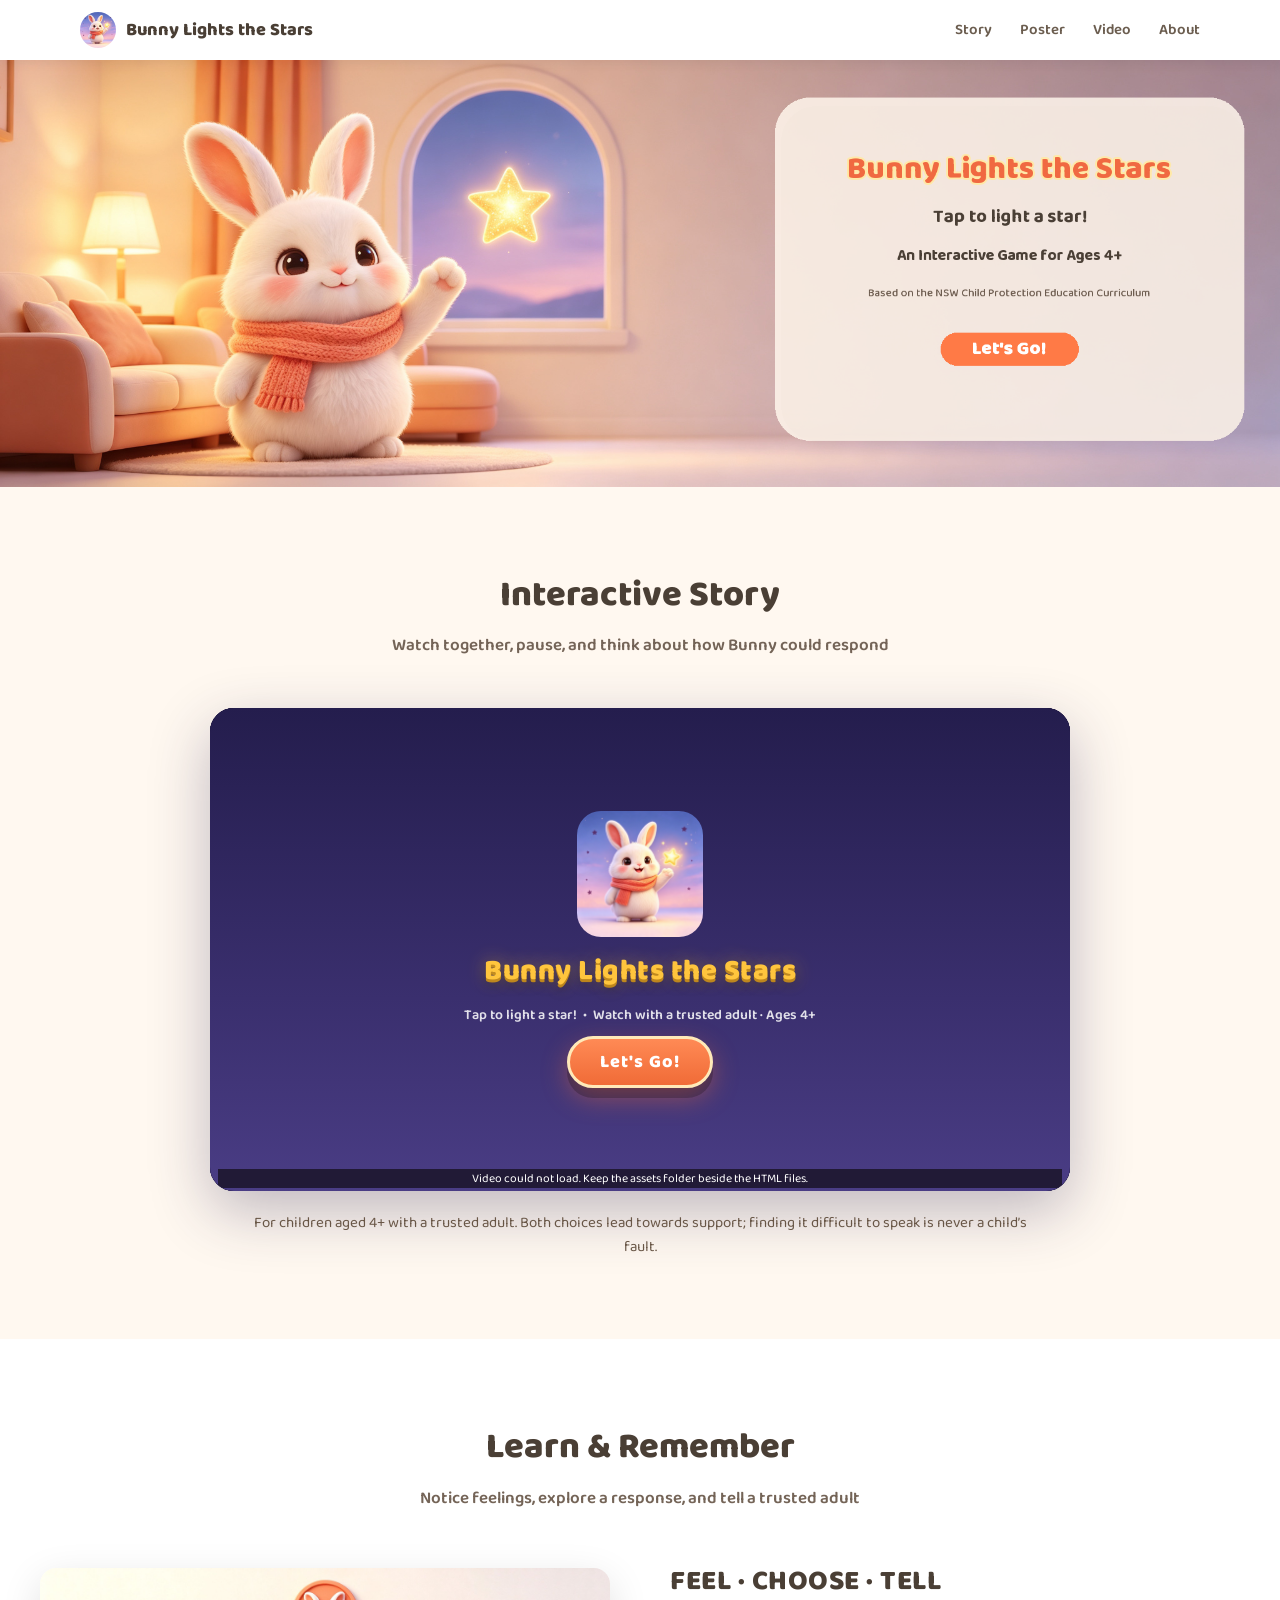
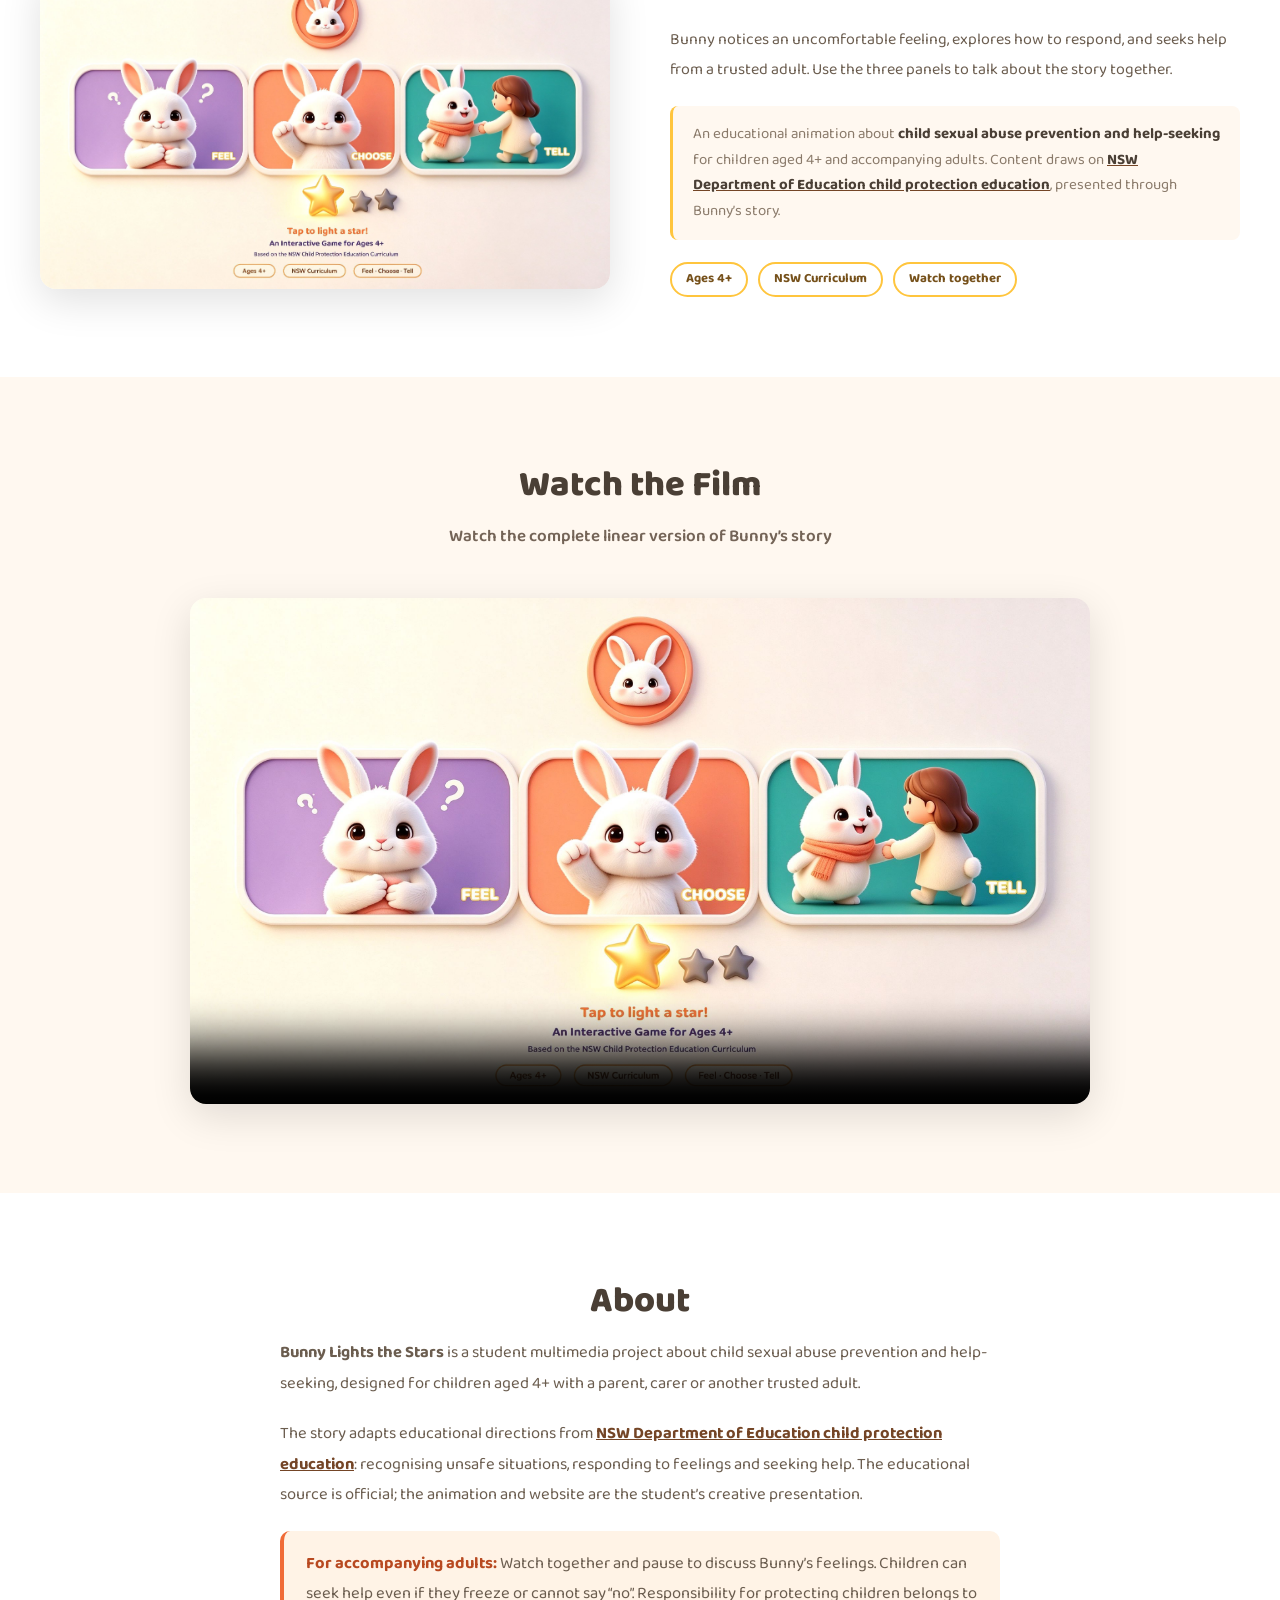
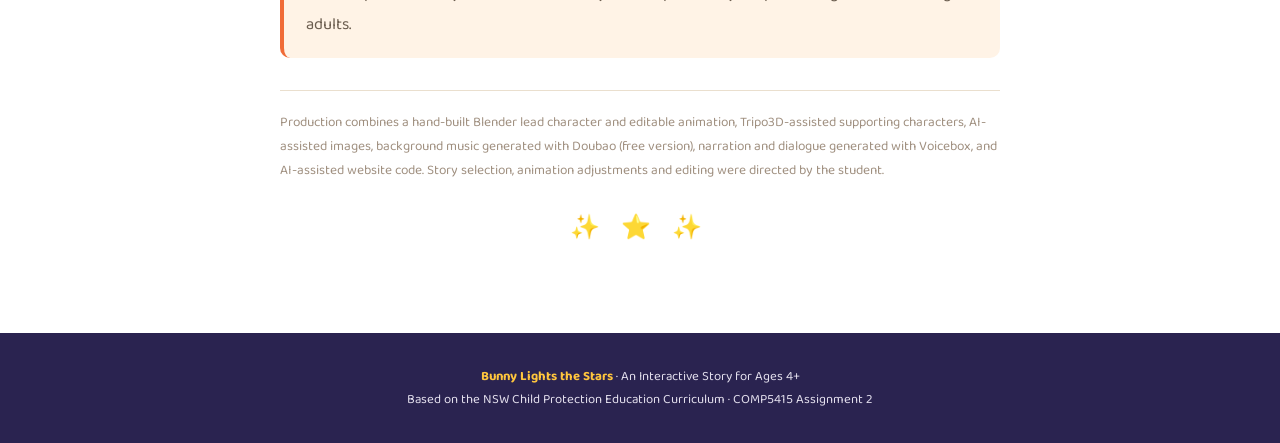
<file: index.html>
<!DOCTYPE html>
<html lang="en">
<head>
<meta charset="UTF-8">
<meta name="viewport" content="width=device-width, initial-scale=1.0">
<title>Bunny Lights the Stars</title>
<link rel="preconnect" href="https://fonts.googleapis.com">
<link rel="preconnect" href="https://fonts.gstatic.com" crossorigin>
<link href="https://fonts.googleapis.com/css2?family=Baloo+2:wght@400;600;700;800&display=swap" rel="stylesheet">
<link rel="stylesheet" href="style.css">
</head>
<body>
<a class="skip-link" href="#story">Skip to story</a>

<nav id="nav">
  <div class="nav-inner">
    <div class="brand">
      <img src="assets/logo_clean.png" alt="Bunny Lights the Stars logo" class="nav-logo">
      <span class="brand-name">Bunny Lights the Stars</span>
    </div>
    <button class="menu-btn" id="menuBtn" aria-label="Open navigation" aria-expanded="false" aria-controls="navLinks">☰</button>
    <ul class="nav-links" id="navLinks">
      <li><a href="#story">Story</a></li>
      <li><a href="#poster">Poster</a></li>
      <li><a href="#video">Video</a></li>
      <li><a href="#about">About</a></li>
    </ul>
  </div>
</nav>

<header class="hero" id="hero">
  <img src="assets/banner.png" alt="Bunny Lights the Stars banner" class="hero-img">
  <a class="hero-entry" href="#story" aria-label="Start the interactive story"><span class="hero-entry-label">Let's Go!</span></a>
</header>

<section id="story" class="section">
  <h2 class="section-title">Interactive Story</h2>
  <p class="section-sub">Watch together, pause, and think about how Bunny could respond</p>
  <div class="frame-wrap">
    <iframe title="Bunny Lights the Stars interactive story" src="interactive.html" class="story-frame" allow="autoplay; fullscreen" allowfullscreen></iframe>
  </div>
  <p class="story-note">For children aged 4+ with a trusted adult. Both choices lead towards support; finding it difficult to speak is never a child’s fault.</p>
</section>

<section id="poster" class="section section-alt">
  <h2 class="section-title">Learn &amp; Remember</h2>
  <p class="section-sub">Notice feelings, explore a response, and tell a trusted adult</p>
  <div class="split">
    <div class="poster-img-wrap">
      <img src="assets/poster.png" alt="Bunny Lights the Stars poster showing FEEL CHOOSE TELL" class="poster-img">
    </div>
    <div class="poster-text">
      <h3>FEEL · CHOOSE · TELL</h3>
      <p>Bunny notices an uncomfortable feeling, explores how to respond, and seeks help from a trusted adult. Use the three panels to talk about the story together.</p>
      <p class="source-note">An educational animation about <strong>child sexual abuse prevention and help-seeking</strong> for children aged 4+ and accompanying adults. Content draws on <a href="https://education.nsw.gov.au/teaching-and-learning/curriculum/pdhpe/child-protection-and-respectful-relationships-education/the-importance-of-child-protection-education" target="_blank" rel="noopener"><strong>NSW Department of Education child protection education</strong></a>, presented through Bunny’s story.</p>
      <div class="tags">
        <span class="tag">Ages 4+</span>
        <span class="tag">NSW Curriculum</span>
        <span class="tag">Watch together</span>
      </div>
    </div>
  </div>
</section>

<section id="video" class="section">
  <h2 class="section-title">Watch the Film</h2>
  <p class="section-sub">Watch the complete linear version of Bunny’s story</p>
  <div class="video-wrap">
    <video controls preload="metadata" poster="assets/poster.png">
      <source src="assets/final_video.mp4" type="video/mp4">
      Your browser does not support the video tag.
    </video>
  </div>
</section>

<section id="about" class="section section-alt">
  <div class="about-inner">
    <h2 class="section-title">About</h2>
    <p><strong>Bunny Lights the Stars</strong> is a student multimedia project about child sexual abuse prevention and help-seeking, designed for children aged 4+ with a parent, carer or another trusted adult.</p>
    <p>The story adapts educational directions from <a href="https://education.nsw.gov.au/teaching-and-learning/curriculum/pdhpe/child-protection-and-respectful-relationships-education/the-importance-of-child-protection-education" target="_blank" rel="noopener"><strong>NSW Department of Education child protection education</strong></a>: recognising unsafe situations, responding to feelings and seeking help. The educational source is official; the animation and website are the student’s creative presentation.</p>
    <p class="adult-note"><strong>For accompanying adults:</strong> Watch together and pause to discuss Bunny’s feelings. Children can seek help even if they freeze or cannot say “no”. Responsibility for protecting children belongs to adults.</p>
    <p class="credits">Production combines a hand-built Blender lead character and editable animation, Tripo3D-assisted supporting characters, AI-assisted images, background music generated with Doubao (free version), narration and dialogue generated with Voicebox, and AI-assisted website code. Story selection, animation adjustments and editing were directed by the student.</p>
    <div class="about-stars">✨ ⭐ ✨</div>
  </div>
</section>

<footer>
  <div class="footer-inner">
    <b>Bunny Lights the Stars</b> · An Interactive Story for Ages 4+<br>
    Based on the NSW Child Protection Education Curriculum · COMP5415 Assignment 2
  </div>
</footer>

<script src="script.js"></script>
</body>
</html>
</file>
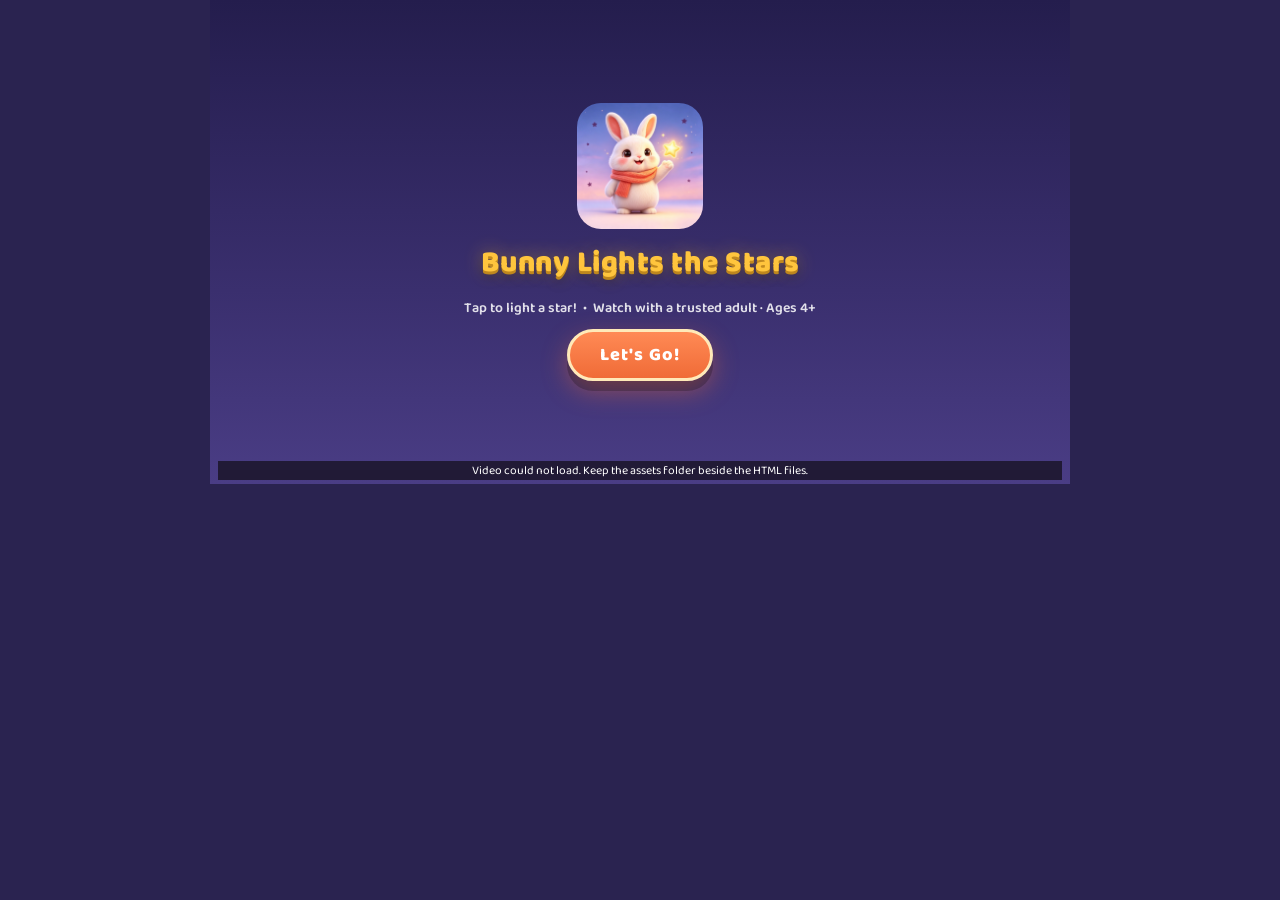
<file: interactive.html>
<!DOCTYPE html>
<html lang="en">
<head>
<meta charset="UTF-8">
<meta name="viewport" content="width=device-width, initial-scale=1.0">
<title>Bunny Lights the Stars — Interactive Story</title>
<link rel="preconnect" href="https://fonts.googleapis.com">
<link rel="preconnect" href="https://fonts.gstatic.com" crossorigin>
<link href="https://fonts.googleapis.com/css2?family=Baloo+2:wght@400;600;700;800&display=swap" rel="stylesheet">
<style>
  * { margin:0; padding:0; box-sizing:border-box; -webkit-tap-highlight-color:transparent; }
  html,body { background:#2a2350; font-family:'Baloo 2','Comic Sans MS','Arial Rounded MT Bold',sans-serif; }
  #wrap { max-width:860px; margin:0 auto; position:relative; background:#2a2350; overflow:hidden; }
  /* stage fills width, 16:9 landscape; top bar overlays on top of video */
  #stage { position:relative; width:100%; aspect-ratio:16/9; background:#1c1638; }
  #stage video { position:absolute; inset:0; width:100%; height:100%; object-fit:cover; }
  /* top bar overlays video */
  #topbar { position:absolute; top:0; left:0; right:0; z-index:20; display:flex; align-items:center; justify-content:space-between; padding:12px 16px; background:linear-gradient(180deg, rgba(20,14,45,.55) 0%, rgba(20,14,45,0) 100%); pointer-events:none; }
  #topbar .mini { display:flex; align-items:center; gap:6px; color:#fff; font-weight:700; font-size:13px; letter-spacing:.3px; text-shadow:0 1px 3px rgba(0,0,0,.5); }
  #topbar .mini img { width:26px; height:26px; border-radius:50%; background:#fff; object-fit:cover; }
  #stars { display:flex; gap:6px; }
  #stars .st { font-size:20px; line-height:1; color:rgba(255,255,255,.22); filter:grayscale(1) brightness(.7); transition:all .5s ease; }
  #stars .st.on { color:#ffc53d; filter:none; text-shadow:0 0 14px rgba(255,197,61,.9),0 0 30px rgba(255,197,61,.5); transform:scale(1.12); }
  /* choice: invisible click zones over baked-in buttons */
  #choice { position:absolute; inset:0; z-index:12; display:none; }
  #choice.show { display:block; }
  #choice .btns { position:absolute; inset:0; }
  #choice .btn { position:absolute; top:79%; width:38.4%; height:18.6%; padding:0; border:0; cursor:pointer; background:transparent; border-radius:clamp(8px,2.5vw,24px); }
  #choice #btnNo { left:6.5%; }
  #choice #btnQuiet { left:55.5%; }
  #choice .btn:hover { outline:2px solid rgba(255,255,255,.7); outline-offset:1px; }
  #choice .btn:focus-visible { outline:3px solid white;outline-offset:3px; }
  #choice .btn:active { background:rgba(255,255,255,.12); }
  /* start overlay */
  #start { position:absolute; inset:0; z-index:30; display:flex; flex-direction:column; align-items:center; justify-content:center; gap:14px; background:linear-gradient(180deg,#241d4d 0%, #3a2f6e 60%, #4a3d85 100%); padding:30px; text-align:center; transition:opacity .6s ease; }
  #start.hide { opacity:0; pointer-events:none; }
  #start img.logo { width:36%; max-width:200px; border-radius:24px; box-shadow:0 16px 40px rgba(0,0,0,.35); animation:float 3.2s ease-in-out infinite; }
  @keyframes float { 0%,100%{transform:translateY(0)} 50%{transform:translateY(-9px)} }
  #start h1 { font-size:clamp(22px,4vw,32px); font-weight:800; color:#ffc53d; text-shadow:0 0 18px rgba(255,197,61,.45), 0 3px 0 #b8821d, 0 5px 12px rgba(0,0,0,.4); letter-spacing:.5px; }
  #start p { font-size:14px; font-weight:600; color:rgba(255,255,255,.85); }
  #goBtn { font-family:inherit; font-weight:800; font-size:clamp(18px,2.8vw,24px); letter-spacing:1px; color:#fff; background:linear-gradient(180deg,#ff8a55,#f06b37); border:3px solid #ffe9b8; border-radius:40px; padding:14px 46px; cursor:pointer; box-shadow:0 10px 0 rgba(0,0,0,.22), 0 10px 26px rgba(240,107,55,.45); transition:transform .12s ease; }
  #goBtn:active { transform:translateY(5px); box-shadow:0 5px 0 rgba(0,0,0,.22); }
  /* end overlay */
  #end { position:absolute; inset:0; z-index:14; display:none; flex-direction:column; align-items:center; justify-content:center; text-align:center; padding:30px; background:linear-gradient(180deg, rgba(20,14,45,.55) 0%, rgba(20,14,45,.85) 100%); }
  #end.show { display:flex; animation:fadeIn .8s ease; }
  @keyframes fadeIn { from{opacity:0} to{opacity:1} }
  #end h1 { font-size:clamp(22px,4vw,32px); font-weight:800; color:#ffc53d; text-shadow:0 0 16px rgba(255,197,61,.5), 0 3px 0 #b8821d; letter-spacing:.5px; }
  #end .tag { font-size:clamp(14px,2.2vw,18px); font-weight:700; color:#fff; }
  #end .stars { display:flex; gap:14px; margin:10px 0; }
  #end .stars .st { font-size:clamp(28px,5vw,44px); color:rgba(255,255,255,.18); filter:grayscale(1) brightness(.6); transition:all .5s ease; }
  #end .stars .st.on { color:#ffc53d; filter:none; text-shadow:0 0 18px rgba(255,197,61,.95),0 0 36px rgba(255,197,61,.55); transform:scale(1.15); }
  #end .meta { font-size:13.5px; font-weight:600; color:rgba(255,255,255,.82); }
  #end .src { font-size:11px; font-weight:600; color:rgba(255,255,255,.55); max-width:320px; line-height:1.5; margin-top:4px; }
  #again { font-family:inherit; font-weight:800; font-size:16px; color:#fff; background:linear-gradient(180deg,#ff8a55,#f06b37); border:3px solid #ffe9b8; border-radius:30px; padding:11px 28px; cursor:pointer; margin-top:10px; box-shadow:0 6px 0 rgba(0,0,0,.22); }
  #again:active { transform:translateY(3px); box-shadow:0 3px 0 rgba(0,0,0,.22); }

  button:focus-visible { outline:3px solid #fff;outline-offset:3px; }
  #topbar { pointer-events:none;padding:8px 12px; }
  #topbar .mini { font-size:11px; } #stars { margin-right:110px; }
  #start { gap:10px;padding:18px; } #start img.logo { width:auto;height:30%;max-height:126px;box-shadow:none;animation:none; }
  #start h1 { font-size:clamp(18px,3.4vw,30px); } #start p { font-size:clamp(11px,1.8vw,14px); }
  #goBtn { font-size:18px;padding:9px 30px;min-height:40px; }
  #end { gap:5px;padding:15px; } #end h1 { font-size:clamp(18px,3.4vw,30px); }
  #end .tag { font-size:clamp(11px,1.9vw,16px); } #end .stars { margin:3px 0; }
  #end .meta { font-size:11px; } #end .src { font-size:10px;margin:0; }
  #again { font-size:14px;padding:7px 20px;margin-top:5px;min-height:36px; }
  #controls { position:absolute;top:6px;right:8px;z-index:22;display:none;gap:4px; }
  #controls.show { display:flex; }
  #controls button { background:#201936e6;color:white;border:1px solid #aaa1bb;border-radius:6px;width:32px;height:32px;font-size:14px;cursor:pointer; }
  #status { position:absolute;bottom:4px;left:8px;right:8px;z-index:40;color:white;background:#211a36;font-size:12px;text-align:center; }
  #status:empty { display:none; }
  @media(max-width:500px) {
    #start { padding:10px;gap:6px; } #start img.logo { display:none; }
    #start h1 { font-size:18px; } #start p { font-size:10px;line-height:1.4; } #goBtn { font-size:15px;padding:6px 20px;min-height:36px; }
    #topbar .mini span { display:none; } #topbar .mini img { width:22px;height:22px; }
    #stars .st { font-size:16px; } #end { gap:3px;padding:8px; }
    #end h1 { font-size:17px; } #end .stars .st { font-size:22px; } #end .src { font-size:9px;line-height:1.2; }
    #end .meta { font-size:10px; } #again { font-size:12px;padding:5px 14px;min-height:32px;margin-top:3px; }
  }
  @media(prefers-reduced-motion:reduce) { * {animation:none!important;transition:none!important;} }

#start.hide { display:none; }
@media(max-width:360px) { #end .stars,#end .src { display:none; } #end h1 { font-size:15px;line-height:1.2; } #end .tag { font-size:10px;line-height:1.3; } #end .meta { font-size:9px; } }
</style>
</head>
<body>
<div id="wrap">
  <div id="stage">
    <video id="player" playsinline preload="auto" src="assets/final_video.mp4"></video>

    <div id="topbar">
      <div class="mini"><img src="assets/logo_clean.png" alt=""><span>Bunny Lights the Stars</span></div>
      <div id="stars">
        <span class="st" data-i="1">⭐</span>
        <span class="st" data-i="2">⭐</span>
        <span class="st" data-i="3">⭐</span>
      </div>
    </div>

    <div id="controls" aria-label="Playback controls"><button id="pauseBtn" aria-label="Pause story">Ⅱ</button><button id="muteBtn" aria-label="Mute story">♪</button><button id="fullBtn" aria-label="Full screen">⛶</button></div>
    <div id="status" role="status" aria-live="polite"></div>
    <div id="choice" role="group" aria-label="How could Bunny respond?">
      <div class="btns">
        <button class="btn" id="btnNo" aria-label="Say No"></button>
        <button class="btn" id="btnQuiet" aria-label="Stay Quiet"></button>
      </div>
    </div>

    <div id="end">
      <h1>Bunny Lights the Stars</h1>
      <div class="tag">You can always tell a trusted adult.</div>
      <div class="stars">
        <span class="st">⭐</span><span class="st">⭐</span><span class="st">⭐</span>
      </div>
      <div class="meta">Watch with a trusted adult · Ages 4+</div>
      <div class="src">Based on the NSW Child Protection Education Curriculum</div>
      <button id="again">Watch Again</button>
    </div>

    <div id="start">
      <img class="logo" src="assets/logo_clean.png" alt="Bunny Lights the Stars">
      <h1>Bunny Lights the Stars</h1>
      <p>Tap to light a star! &nbsp;•&nbsp; Watch with a trusted adult · Ages 4+</p>
      <button id="goBtn">Let's Go!</button>
    </div>
  </div>
</div>

<script>
(function(){
  var player = document.getElementById('player');
  var start = document.getElementById('start');
  var choice = document.getElementById('choice');
  var endCard = document.getElementById('end');
  var starEls = [].slice.call(document.querySelectorAll('#stars .st'));
  var endStars = [].slice.call(document.querySelectorAll('#end .stars .st'));
  var againBtn = document.getElementById('again');

  // Timestamps in the video
  var CHOICE_AT = 33.6;      // choice screen appears
  var NO_VOICE_AT = 41.0;    // "no I don't want this" voice starts
  var TELL_AT = 43.9;        // "tell a grown up" scene starts
  var skipNoVoice = false;   // for Quiet branch: skip the "no I don't want this" voice

  var choiceHandled = false;
  var ended = false;
  var branch = null;

  var controls=document.getElementById('controls');
  var pauseBtn=document.getElementById('pauseBtn'), muteBtn=document.getElementById('muteBtn');
  var status=document.getElementById('status');
  function play(){status.textContent='';return player.play().catch(function(){status.textContent='Press Play to continue.';controls.classList.add('show');});}
  pauseBtn.addEventListener('click',function(){if(player.paused)play();else player.pause();});
  player.addEventListener('play',function(){pauseBtn.textContent='Ⅱ';pauseBtn.setAttribute('aria-label','Pause story');});
  player.addEventListener('pause',function(){pauseBtn.textContent='▶';pauseBtn.setAttribute('aria-label','Play story');});
  muteBtn.addEventListener('click',function(){player.muted=!player.muted;muteBtn.textContent=player.muted?'×':'♪';muteBtn.setAttribute('aria-label',player.muted?'Unmute story':'Mute story');});
  if(!document.fullscreenEnabled){document.getElementById('fullBtn').hidden=true;}
  document.getElementById('fullBtn').addEventListener('click',function(){
    var stage=document.getElementById('stage');
    var request=document.fullscreenElement?document.exitFullscreen():stage.requestFullscreen?stage.requestFullscreen():Promise.reject();
    if(request&&request.catch)request.catch(function(){status.textContent='Full screen is unavailable in this browser.';});
  });
  player.addEventListener('error',function(){status.textContent='Video could not load. Keep the assets folder beside the HTML files.';});
  function lightStar(i){
    starEls[i-1].classList.add('on');
    endStars[i-1].classList.add('on');
  }

  function reset(){
    choiceHandled = false;
    ended = false;
    branch = null;
    skipNoVoice = false;
    endCard.classList.remove('show');
    choice.classList.remove('show');
    starEls.forEach(function(s){ s.classList.remove('on'); });
    endStars.forEach(function(s){ s.classList.remove('on'); });
    player.currentTime = 0;
    player.pause();
  }

  player.addEventListener('timeupdate', function(){
    if(ended) return;
    // Light star 1 early
    if(player.currentTime > 2 && !starEls[0].classList.contains('on')){
      lightStar(1);
    }
    // Pause at choice point
    if(!choiceHandled && player.currentTime >= CHOICE_AT){
      player.pause();
      choiceHandled = true;
      choice.classList.add('show');
      controls.classList.remove('show');
      document.getElementById('btnNo').focus({preventScroll:true});
      lightStar(2);
    }
    // Quiet branch: skip past the "no I don't want this" voice
    if(skipNoVoice && player.currentTime >= NO_VOICE_AT && player.currentTime < TELL_AT){
      player.currentTime = TELL_AT;
    }
  });

  player.addEventListener('ended', function(){
    ended = true;
    lightStar(3);
    endCard.classList.add('show');
    controls.classList.remove('show');
    againBtn.focus({preventScroll:true});
  });

  function chooseNo(){
    branch = 'no';
    skipNoVoice = false;
    choice.classList.remove('show');
    controls.classList.add('show');
    // Skip the "yes say it" encouragement, jump straight to "no I don't want this"
    player.currentTime = NO_VOICE_AT;
    play();
  }

  function chooseQuiet(){
    branch = 'quiet';
    skipNoVoice = true;
    choice.classList.remove('show');
    controls.classList.add('show');
    // Continue from after choice screen, play encouragement, skip "no I don't want this"
    play();
  }

  document.getElementById('btnNo').addEventListener('click', chooseNo);
  document.getElementById('btnQuiet').addEventListener('click', chooseQuiet);

  document.getElementById('goBtn').addEventListener('click', function(){
    start.classList.add('hide');
    controls.classList.add('show');
    play();
  });

  againBtn.addEventListener('click', function(){
    reset();
    controls.classList.add('show');
    play();
  });
})();
</script>
</body>
</html>
</file>
<file: style.css>
* { margin:0; padding:0; box-sizing:border-box; }
html { scroll-behavior:smooth; }
body { font-family:'Baloo 2','Comic Sans MS',sans-serif; background:#FFF8F0; color:#4a3f35; line-height:1.6; }

/* nav */
nav { position:sticky; top:0; z-index:100; background:#fff; box-shadow:0 2px 12px rgba(0,0,0,.06); }
.nav-inner { max-width:1200px; margin:0 auto; display:flex; align-items:center; justify-content:space-between; padding:12px 40px; }
.brand { display:flex; align-items:center; gap:10px; }
.nav-logo { width:36px; height:36px; border-radius:50%; object-fit:cover; }
.brand-name { font-weight:800; font-size:18px; color:#4a3f35; }
.nav-links { display:flex; gap:28px; list-style:none; }
.nav-links a { text-decoration:none; color:#6b5d4f; font-weight:600; font-size:15px; transition:color .2s; }
.nav-links a:hover { color:#f06b37; }
.menu-btn { display:none; background:none; border:none; font-size:24px; cursor:pointer; color:#4a3f35; }

/* hero - pure banner image */
.hero { position:relative; width:100%; overflow:hidden; }
.hero-img { display:block; width:100%; height:auto; }

.scroll-hint { position:absolute; bottom:20px; left:50%; transform:translateX(-50%); z-index:3; text-align:center; color:#fff; font-size:14px; font-weight:700; text-shadow:0 2px 6px rgba(0,0,0,.5); }
.scroll-hint .arrow { font-size:28px; margin-top:4px; animation:bounce 1.5s ease-in-out infinite; }
@keyframes bounce { 0%,100%{transform:translateY(0)} 50%{transform:translateY(8px)} }

/* sections */
.section { padding:80px 40px; max-width:1200px; margin:0 auto; }
.section-alt { background:#fff; max-width:none; }
.section-alt > * { max-width:1200px; margin-left:auto; margin-right:auto; }
.section-title { font-size:36px; font-weight:800; color:#4a3f35; text-align:center; margin-bottom:8px; }
.section-sub { text-align:center; color:#9a8b7d; font-size:17px; font-weight:600; margin-bottom:48px; }

/* story frame (iframe) */
.frame-wrap { max-width:860px; margin:0 auto; border-radius:24px; overflow:hidden; box-shadow:0 20px 60px rgba(42,35,80,.3); }
.story-frame { display:block; width:100%; aspect-ratio:16/9; border:none; }

/* poster section */
.split { display:grid; grid-template-columns:1fr 1fr; gap:60px; align-items:center; }
.poster-img-wrap { display:flex; justify-content:center; }
.poster-img { max-width:100%; max-height:560px; border-radius:16px; box-shadow:0 12px 40px rgba(0,0,0,.12); }
.poster-text h3 { font-size:28px; font-weight:800; margin-bottom:20px; letter-spacing:.5px; }
.poster-text p { font-size:16px; color:#6b5d4f; line-height:1.85; margin-bottom:22px; }
.poster-text .source-note { background:#FFF8F0; border-left:3px solid #ffc53d; border-radius:8px; padding:16px 20px; font-size:14.5px; line-height:1.8; color:#8a7a6a; }
.poster-text .source-note strong { color:#4a3f35; }
.tags { display:flex; flex-wrap:wrap; gap:10px; margin-top:8px; }
.tag { display:inline-block; background:#fff; border:2px solid #ffc53d; border-radius:20px; padding:5px 14px; font-size:13px; font-weight:700; color:#b8821d; }

/* video */
.video-wrap { max-width:900px; margin:0 auto; }
.video-wrap video { width:100%; aspect-ratio:16/9; border-radius:16px; box-shadow:0 12px 40px rgba(0,0,0,.12); }

/* about */
.about-inner { max-width:720px; margin:0 auto; text-align:center; }
.about-inner > p { font-size:16.5px; color:#6b5d4f; line-height:1.85; margin-bottom:20px; text-align:left; }
.about-inner .adult-note { background:#FFF3E6; border-left:4px solid #f06b37; border-radius:10px; padding:18px 22px; text-align:left; }
.about-inner .adult-note strong { color:#b84920; }
.about-inner .credits { font-size:13.5px; color:#a09080; line-height:1.75; margin-top:32px; padding-top:20px; border-top:1px solid #eadfce; text-align:left; }
.about-stars { font-size:24px; letter-spacing:8px; margin:28px 0 4px; }

/* footer */
footer { background:#2a2350; color:rgba(255,255,255,.6); text-align:center; padding:32px 20px; font-size:13px; line-height:1.8; }
footer b { color:#ffc53d; }

/* responsive */
@media (max-width:768px) {
  .nav-inner { padding:12px 20px; }
  .menu-btn { display:block; }
  .nav-links { display:none; position:absolute; top:100%; left:0; right:0; background:#fff; flex-direction:column; padding:16px 20px; gap:16px; box-shadow:0 8px 20px rgba(0,0,0,.1); }
  .nav-links.open { display:flex; }
  .section { padding:48px 20px; }
  .split { grid-template-columns:1fr; gap:32px; }
  .section-title { font-size:28px; }
}

/* Usability revisions for Assignment 2 */
section { scroll-margin-top:85px; }
a { color:#744526; }
a:focus-visible,button:focus-visible { outline:3px solid #2b72c4; outline-offset:4px; }
.skip-link { position:fixed;left:12px;top:-80px;z-index:200;background:#fff;padding:10px 18px; }
.skip-link:focus { top:10px; }
.hero-entry { position:absolute; left:73.3%; top:63.5%; width:11.8%; height:8.8%; min-width:0; min-height:0; padding:0; border:0; border-radius:30px; background:transparent; box-shadow:none; text-decoration:none; cursor:pointer; }
.hero-entry .hero-entry-label { position:absolute; width:1px; height:1px; padding:0; margin:-1px; overflow:hidden; clip:rect(0,0,0,0); white-space:nowrap; border:0; }
.story-note { max-width:800px;margin:20px auto 0;text-align:center;font-size:15px;color:#685646; }
.poster-text .source-note { font-size:15px;line-height:1.7; }
.section-sub { color:#746457; }
.tag { color:#76511b; }
footer { color:#e3dfed; }
@media(max-width:600px) {
 .brand-name { font-size:15px; }.nav-inner { padding:10px 16px; }.nav-logo { width:32px;height:32px; }
 .hero-entry { top:63%; }
 .section { padding:36px 16px; }.section-sub { font-size:15px;margin-bottom:24px; }.section-title { font-size:26px; }
 .frame-wrap { border-radius:12px; }.story-note { font-size:13px; }.poster-text h3 { font-size:24px; }
 .poster-text p,.about-inner p { font-size:15px; }
}
@media(prefers-reduced-motion:reduce) { html {scroll-behavior:auto;} * {animation:none!important;transition:none!important;} }
</file>
